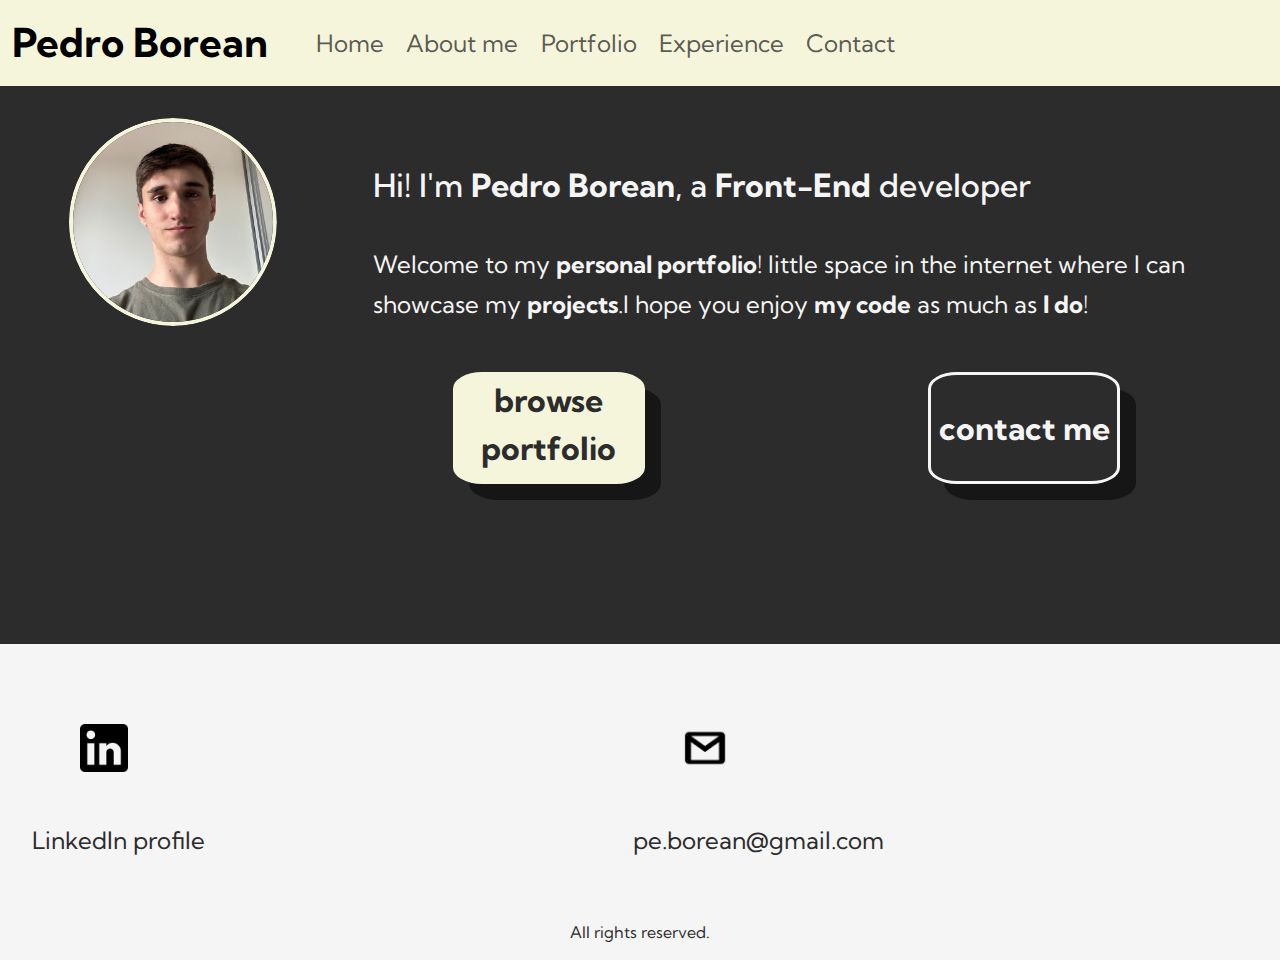
<file: index.html>
<!DOCTYPE html>
  <html lang="en">
  <head>
    <meta charset="UTF-8">
    <meta name="viewport" content="width=device-width, initial-scale=1.0">
    <meta name="description" content="Pedro Borean is a Front-End developer with a passion for creating dynamic, responsive web applications. Explore his portfolio to see projects built with HTML, CSS, and JavaScript, and connect with him to discuss collaboration opportunities.">

    <title>Pedro Borean</title>

    <!-- Link to bootstrap -->
    <link href="https://cdn.jsdelivr.net/npm/bootstrap@5.3.3/dist/css/bootstrap.min.css" rel="stylesheet" integrity="sha384-QWTKZyjpPEjISv5WaRU9OFeRpok6YctnYmDr5pNlyT2bRjXh0JMhjY6hW+ALEwIH" crossorigin="anonymous">

    <!-- Link to my css -->
    <link rel="stylesheet" href="./css/main.css">
    
    <!-- Link for font -->
    <link rel="preconnect" href="https://fonts.googleapis.com">
    <link rel="preconnect" href="https://fonts.gstatic.com" crossorigin>
    <link href="https://fonts.googleapis.com/css2?family=Kumbh+Sans:wght@100..900&display=swap" rel="stylesheet">
  </head>
  <body>

    <!-- Header -->
    <header>
        <nav class="navbar navbar-expand-lg" id="header-nav-bc">
            <div class="container-fluid">
              <a class="navbar-brand" href="./index.html" id="nav-tittle">Pedro Borean</a>
              <button class="navbar-toggler" type="button" data-bs-toggle="collapse" data-bs-target="#navbarText" aria-controls="navbarText" aria-expanded="false" aria-label="Toggle navigation">
                <span class="navbar-toggler-icon"></span>
              </button>
              <div class="collapse navbar-collapse" id="navbarText">
                <ul class="navbar-nav me-auto mb-2 mb-lg-0">
                  <li class="nav-item" id="nav-items-styles">
                    <a class="nav-link" id="nav-items-link" aria-current="page" href="./index.html">Home</a>
                  </li>
                  <li class="nav-item" id="nav-items-styles">
                    <a class="nav-link" id="nav-items-link" href="./pages/about-me.html">About me</a>
                  </li>
                  <li class="nav-item " id="nav-items-styles">
                    <a class="nav-link" id="nav-items-link" href="./pages/projects.html">Portfolio</a>
                  </li>
                  <li class="nav-item" id="nav-items-styles">
                    <a class="nav-link" id="nav-items-link"  href="./pages/experience.html">Experience</a>
                  </li>
                  <li class="nav-item"
                  id="nav-items-styles">
                    <a class="nav-link" id="nav-items-link" href="./pages/contact.html">Contact</a>
                  </li>
                </ul>
              </div>
            </div>
          </nav>
    </header>

    <main class="index-main">
        <!-- Top of page -->
        <div class="top-index-img-tittle">
            <img src="./img/foto-propia.png" alt="Pedro Borean's face photo" class="top-index-img">
            <h2 class="top-index-tittle">Hi! I'm <b>Pedro Borean</b>, a <b>Front-End </b>developer</h2>
        </div>

        <!-- Text section -->
        <section class="index-text-section">
          <h2 class="index-tittle-desktop">Hi! I'm <b>Pedro Borean</b>, a <b>Front-End</b> developer</h2>
            <div class="index-text-caption">
                <p>Welcome to my <b>personal portfolio</b>! little space in the internet where I can showcase my <b>projects</b>.I hope you enjoy <b>my code</b> as much as <b>I do</b>!</p>
            </div>

            <!-- Go to the "projects" page -->
            <div class="go-to-project-page">
                <a href="./pages/projects.html" class="go-to-project-page-text">
                   browse portfolio
                </a>
            </div>

            <!-- Go to contact page -->
            <div class="go-to-contact-page">
                    <a href="./pages/contact.html" class="go-to-contact-page-text"> contact me
                    </a>
            </div>
        </section>

    </main>

        <!-- Footer -->
    <footer>

            <!-- Linkedin link -->
            <div class="linkedin-image-link">
                <a href="https://www.linkedin.com/in/pedro-borean/">
                  <img src="./img/linkedin-logo.png" alt="Pedro's Linkedin profile" class="linkedin-image" id="linkedin-image">
                    <p>LinkedIn profile</p>
                </a>
            </div>

            <!-- Gmail link -->
            <div class="footer-mail-logo">
                  <img src="./img/gmail-logo.png" alt="mail logo" class="mail-logo" id="mail-logo">
                  <p>
                    pe.borean@gmail.com
                  </p>
            </div> 
          <p class="all-rights-reserved">All rights reserved.</p>
    </footer>
  </body>

  <!-- Link to Bootstrap JS -->
  <script src="https://cdn.jsdelivr.net/npm/bootstrap@5.3.3/dist/js/bootstrap.bundle.min.js" integrity="sha384-YvpcrYf0tY3lHB60NNkmXc5s9fDVZLESaAA55NDzOxhy9GkcIdslK1eN7N6jIeHz" crossorigin="anonymous"></script>
</html>
</file>
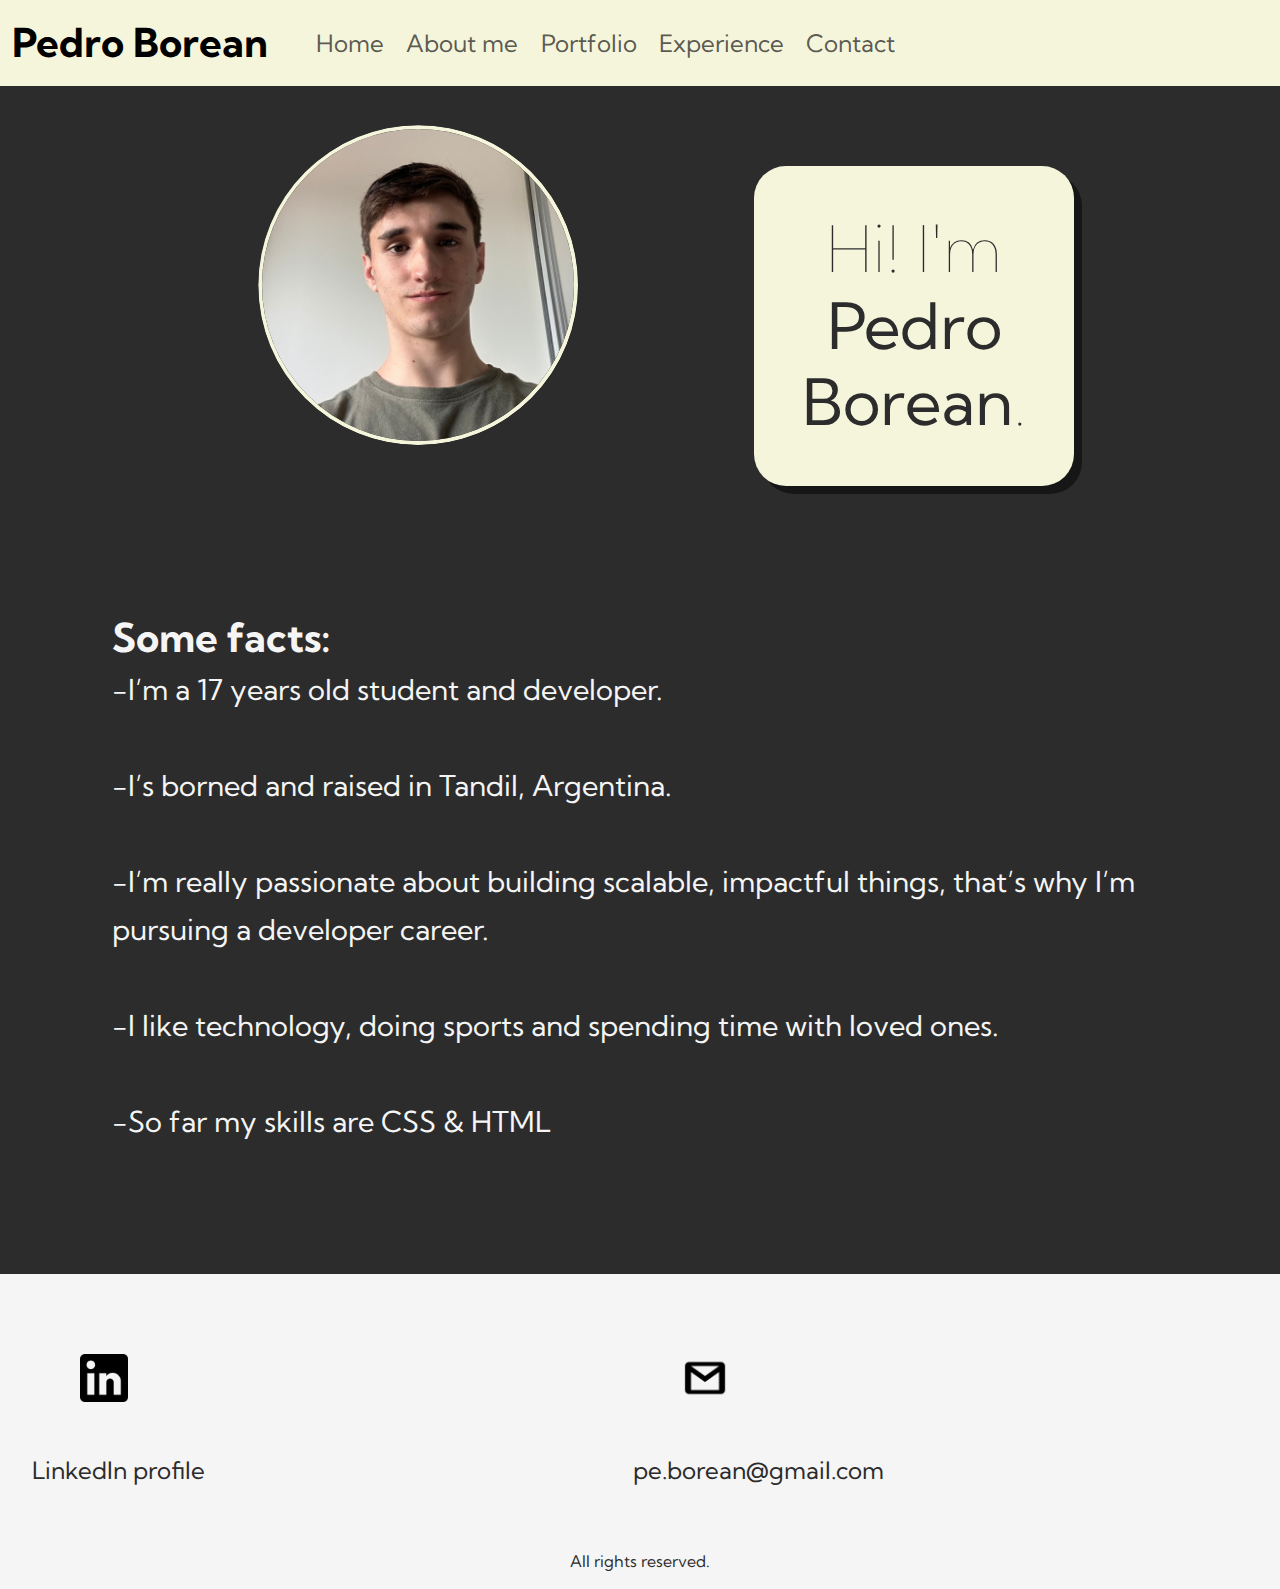
<file: pages/about-me.html>
<!DOCTYPE html>
  <html lang="en">
  <head>
    <meta charset="UTF-8">
    <meta name="viewport" content="width=device-width, initial-scale=1.0">
    <meta name="description" content="Learn more about Pedro Borean, a 17-year-old student and aspiring developer from Tandil, Argentina. Passionate about technology, Pedro is building a career in development with skills in HTML and CSS. Discover his journey and interests, including sports and spending time with loved ones.">

    <title>Pedro Borean - about me</title>

    <!-- Link to bootstrap -->
    <link href="https://cdn.jsdelivr.net/npm/bootstrap@5.3.3/dist/css/bootstrap.min.css" rel="stylesheet" integrity="sha384-QWTKZyjpPEjISv5WaRU9OFeRpok6YctnYmDr5pNlyT2bRjXh0JMhjY6hW+ALEwIH" crossorigin="anonymous">

    <!-- Link to my css -->
    <link rel="stylesheet" href="../css/main.css">
    
    <!-- Link for font -->
    <link rel="preconnect" href="https://fonts.googleapis.com">
    <link rel="preconnect" href="https://fonts.gstatic.com" crossorigin>
    <link href="https://fonts.googleapis.com/css2?family=Kumbh+Sans:wght@100..900&display=swap" rel="stylesheet">
  </head>
  <body>

    <!-- Header -->
    <header>
      <nav class="navbar navbar-expand-lg" id="header-nav-bc">
          <div class="container-fluid">
            <a class="navbar-brand" href="../index.html" id="nav-tittle">Pedro Borean</a>
            <button class="navbar-toggler" type="button" data-bs-toggle="collapse" data-bs-target="#navbarText" aria-controls="navbarText" aria-expanded="false" aria-label="Toggle navigation">
              <span class="navbar-toggler-icon"></span>
            </button>
            <div class="collapse navbar-collapse" id="navbarText">
              <ul class="navbar-nav me-auto mb-2 mb-lg-0">
                <li class="nav-item" id="nav-items-styles">
                  <a class="nav-link" id="nav-items-link" aria-current="page" href="../index.html">Home</a>
                </li>
                <li class="nav-item" id="nav-items-styles">
                  <a class="nav-link" id="nav-items-link" href="./about-me.html">About me</a>
                </li>
                <li class="nav-item " id="nav-items-styles">
                  <a class="nav-link" id="nav-items-link" href="./projects.html">Portfolio</a>
                </li>
                <li class="nav-item" id="nav-items-styles">
                  <a class="nav-link" id="nav-items-link"  href="./experience.html">Experience</a>
                </li>
                <li class="nav-item"
                id="nav-items-styles">
                  <a class="nav-link" id="nav-items-link" href="./contact.html">Contact</a>
                </li>
              </ul>
            </div>
          </div>
        </nav>
  </header>
    
    <main>
            
        <!-- Top of page -->
        <div class="about-me-page-img-tittle">
                <img src="../img/foto-propia.png" alt="Pedro Borean's face photo" class="about-me-page-img" id="about-me-page-img">
                <h1 class="about-me-page-tittle" id="about-me-page-tittle">Hi! I'm <b>Pedro Borean</b>.</h1>
            </div>

            <!-- Article -->
            <article class="about-me-page-text">
               <p>
                <b>Some facts:</b><br> 

                -I’m a 17 years old student and developer.<br>
                <br>
                -I’s borned and raised in Tandil, Argentina. <br>
                <br>
                -I’m really passionate about building scalable, impactful things, that’s why I’m pursuing a developer career.<br>
                <br>
                -I like technology, doing sports and spending time with loved ones.<br>
                <br>
                -So far my skills are CSS & HTML<br>
                </p>
            </article>
    </main>
        <!-- Footer -->
    <footer>

        <!-- Linkedin link -->
        <div class="linkedin-image-link">
            <a href="https://www.linkedin.com/in/pedro-borean/">
              <img src="../img/linkedin-logo.png" alt="Pedro's Linkedin profile" class="linkedin-image" id="linkedin-image">
                <p>LinkedIn profile</p>
            </a>
        </div>

        <!-- Gmail link -->
        <div class="footer-mail-logo">
          <a href="">
              <img src="../img/gmail-logo.png" alt="mail logo" class="mail-logo" id="mail-logo">
              <p>
                pe.borean@gmail.com
              </p>
          </a>
        </div>  
      <p class="all-rights-reserved">All rights reserved.</p>
    </footer>
</body>
<!-- Link to Bootstrap JS -->
<script src="https://cdn.jsdelivr.net/npm/bootstrap@5.3.3/dist/js/bootstrap.bundle.min.js" integrity="sha384-YvpcrYf0tY3lHB60NNkmXc5s9fDVZLESaAA55NDzOxhy9GkcIdslK1eN7N6jIeHz" crossorigin="anonymous"></script>
</html>
</file>
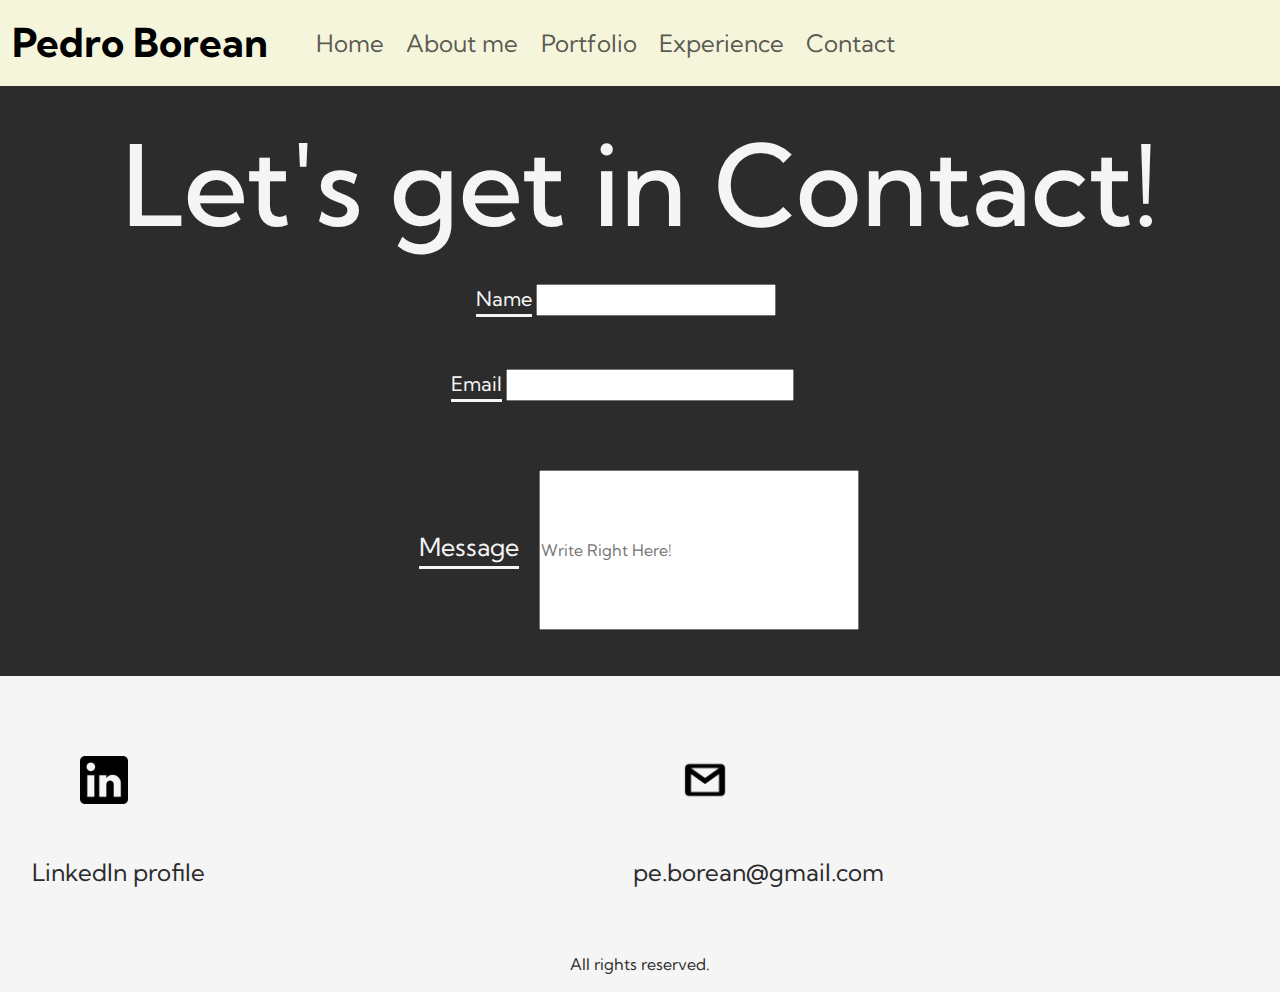
<file: pages/contact.html>
<!DOCTYPE html>
  <html lang="en">
  <head>
    <meta charset="UTF-8">
    <meta name="viewport" content="width=device-width, initial-scale=1.0">
    <meta name="description" content="Get in touch with Pedro Borean, a Front-End developer passionate about web development. Use the contact form to send your message or inquire about collaboration opportunities. Simply provide your name, email, and message to start the conversation.">

    <title>Pedro Borean - contact</title>
    <!-- Link to bootstrap -->

    <link href="https://cdn.jsdelivr.net/npm/bootstrap@5.3.3/dist/css/bootstrap.min.css" rel="stylesheet" integrity="sha384-QWTKZyjpPEjISv5WaRU9OFeRpok6YctnYmDr5pNlyT2bRjXh0JMhjY6hW+ALEwIH" crossorigin="anonymous">

    <!-- Link to my css -->
    <link rel="stylesheet" href="../css/main.css">
    
    <!-- Link for font -->
    <link rel="preconnect" href="https://fonts.googleapis.com">
    <link rel="preconnect" href="https://fonts.gstatic.com" crossorigin>

    <link href="https://fonts.googleapis.com/css2?family=Kumbh+Sans:wght@100..900&display=swap" rel="stylesheet">
  </head>
  <body>

    <!-- Header -->
    <header>
        <nav class="navbar navbar-expand-lg" id="header-nav-bc">
            <div class="container-fluid">
              <a class="navbar-brand" href="../index.html" id="nav-tittle">Pedro Borean</a>
              <button class="navbar-toggler" type="button" data-bs-toggle="collapse" data-bs-target="#navbarText" aria-controls="navbarText" aria-expanded="false" aria-label="Toggle navigation">
                <span class="navbar-toggler-icon"></span>
              </button>
              <div class="collapse navbar-collapse" id="navbarText">
                <ul class="navbar-nav me-auto mb-2 mb-lg-0">
                  <li class="nav-item" id="nav-items-styles">
                    <a class="nav-link" id="nav-items-link" aria-current="page" href="../index.html">Home</a>
                  </li>
                  <li class="nav-item" id="nav-items-styles">
                    <a class="nav-link" id="nav-items-link" href="./about-me.html">About me</a>
                  </li>
                  <li class="nav-item " id="nav-items-styles">
                    <a class="nav-link" id="nav-items-link" href="./projects.html">Portfolio</a>
                  </li>
                  <li class="nav-item" id="nav-items-styles">
                    <a class="nav-link" id="nav-items-link"  href="./experience.html">Experience</a>
                  </li>
                  <li class="nav-item"
                  id="nav-items-styles">
                    <a class="nav-link" id="nav-items-link" href="./contact.html">Contact</a>
                  </li>
                </ul>
              </div>
            </div>
          </nav>
    </header>


  <main>
    <!-- Form -->
    <section class="contact-page" id="contact-page">
        <h1 class="contact-tittle">Let's get in Contact!</h1>
        <form action="">

            <fieldset>
                <div class="name-email">
                    <div class="name-email name-div">
                        <label for="name" id="name" class="name-label">Name</label>
                        <input type="name" id="name" name="name" class="name-input"required>
                    </div>
                    <div class="name-email email-div">
                        <label for="email" id="email" class="email-label">Email</label>
                        <input type="email" id="email" name="email" class="email-input"required>
                    </div>
                </div>
                <div class="message-div">
                    <label for="message" id="message" class="message-label">Message</label>
                    <input type="message" id="message" name="message" required placeholder="Write Right Here!" class="message-input">
                </div>
            </fieldset>
        </form>
    </section>
  </main>

  <!-- Footer -->
  <footer>
    
      <!-- Linkedin link -->
      <div class="linkedin-image-link">
          <a href="https://www.linkedin.com/in/pedro-borean/">
            <img src="../img/linkedin-logo.png" alt="Pedro's Linkedin profile" class="linkedin-image" id="linkedin-image">
              <p>LinkedIn profile</p>
          </a>
      </div>

      <!-- Gmail link -->
      <div class="footer-mail-logo">
        <a href="">
            <img src="../img/gmail-logo.png" alt="mail logo" class="mail-logo" id="mail-logo" >
            <p>
              pe.borean@gmail.com
            </p>
        </a>
      </div>  
    
    <p class="all-rights-reserved">All rights reserved.</p>
  </footer>
</body>
<!-- Link to Bootstrap JS -->
<script src="https://cdn.jsdelivr.net/npm/bootstrap@5.3.3/dist/js/bootstrap.bundle.min.js" integrity="sha384-YvpcrYf0tY3lHB60NNkmXc5s9fDVZLESaAA55NDzOxhy9GkcIdslK1eN7N6jIeHz" crossorigin="anonymous"></script>
</html>
</file>
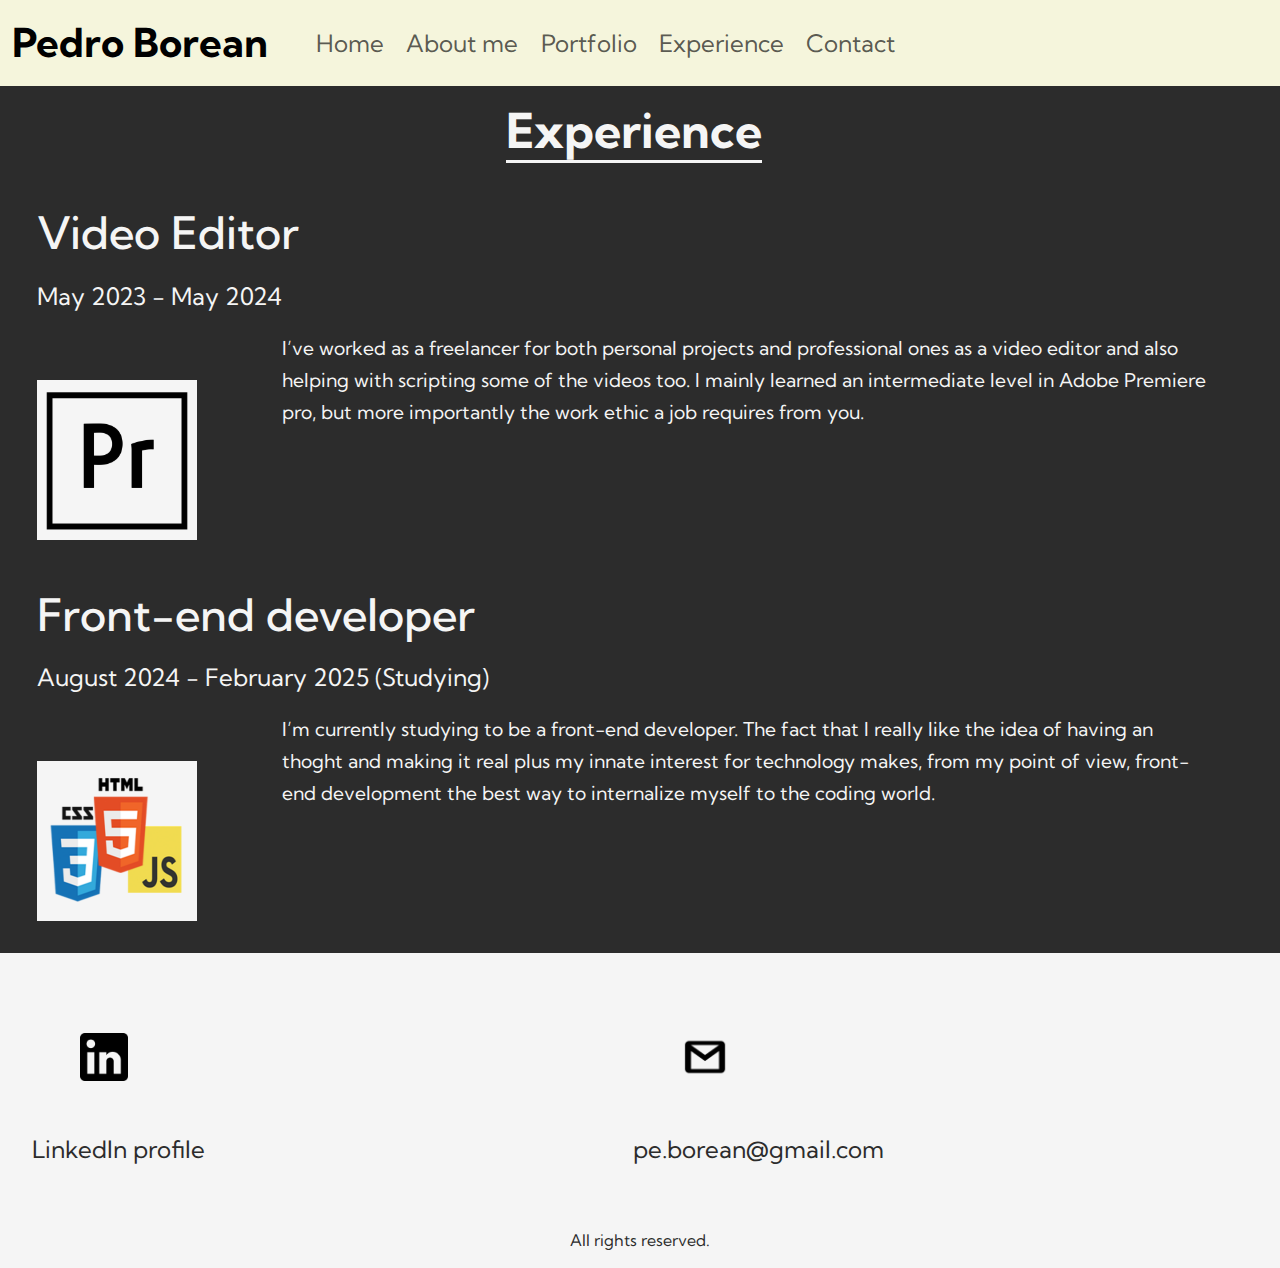
<file: pages/experience.html>
<!DOCTYPE html>
  <html lang="en">
  <head>
    <meta charset="UTF-8">
    <meta name="viewport" content="width=device-width, initial-scale=1.0">
    <meta name="description" content="Explore Pedro Borean's professional experience as a Video Editor and aspiring Front-End Developer. Discover his journey from freelancing in video editing, mastering Adobe Premiere Pro, to studying front-end development with a passion for technology and coding. Connect with him on LinkedIn to learn more.">
    <title>Pedro Borean - experience</title>
    <!-- Link to bootstrap -->
    <link href="https://cdn.jsdelivr.net/npm/bootstrap@5.3.3/dist/css/bootstrap.min.css" rel="stylesheet" integrity="sha384-QWTKZyjpPEjISv5WaRU9OFeRpok6YctnYmDr5pNlyT2bRjXh0JMhjY6hW+ALEwIH" crossorigin="anonymous">

    <!-- Link to my css -->
    <link rel="stylesheet" href="../css/main.css">
    
    <!-- Link for font -->
    <link rel="preconnect" href="https://fonts.googleapis.com">
    <link rel="preconnect" href="https://fonts.gstatic.com" crossorigin>
    <link href="https://fonts.googleapis.com/css2?family=Kumbh+Sans:wght@100..900&display=swap" rel="stylesheet">
  </head>
  <body>

    <!-- Header -->
    <header>
      <nav class="navbar navbar-expand-lg" id="header-nav-bc">
          <div class="container-fluid">
            <a class="navbar-brand" href="../index.html" id="nav-tittle">Pedro Borean</a>
            <button class="navbar-toggler" type="button" data-bs-toggle="collapse" data-bs-target="#navbarText" aria-controls="navbarText" aria-expanded="false" aria-label="Toggle navigation">
              <span class="navbar-toggler-icon"></span>
            </button>
            <div class="collapse navbar-collapse" id="navbarText">
              <ul class="navbar-nav me-auto mb-2 mb-lg-0">
                <li class="nav-item" id="nav-items-styles">
                  <a class="nav-link" id="nav-items-link" aria-current="page" href="../index.html">Home</a>
                </li>
                <li class="nav-item" id="nav-items-styles">
                  <a class="nav-link" id="nav-items-link" href="./about-me.html">About me</a>
                </li>
                <li class="nav-item " id="nav-items-styles">
                  <a class="nav-link" id="nav-items-link" href="./projects.html">Portfolio</a>
                </li>
                <li class="nav-item" id="nav-items-styles">
                  <a class="nav-link" id="nav-items-link"  href="./experience.html">Experience</a>
                </li>
                <li class="nav-item"
                id="nav-items-styles">
                  <a class="nav-link" id="nav-items-link" href="./contact.html">Contact</a>
                </li>
              </ul>
            </div>
          </div>
        </nav>
  </header>

    <main class="experience-page">
        <div>
            <h1 class="experience-page-tittle">
               <a href="./experience.html">
                Experience
            </h1>
        </div>

        <!-- Experience 1 -->
        <div class="experience-page-1">     
          <h3 class="experience-1-page-tittle" id="experience-1-page-tittle">
              Video Editor  
          </h3>
          <p>
            May 2023 - May 2024
          </p> 
          <img src="../img/premiere-logo.png" alt="Premiere pro logo" href="./pages/experience.html" class="experience-1-page-img">

          <div class="experience-1-page-text" id="experience-1-page-text">
            <p>
              I’ve worked as a freelancer for both personal projects and professional ones as a video editor and also helping with scripting some of the videos too. I mainly learned an intermediate level in Adobe Premiere pro, but more importantly the work ethic a job requires from you.
            </p>
          </div> 
        </div>

        <!-- Experience 2 -->
        <div class="experience-page-2">     
          <h3 class="experience-1-page-tittle"
          id="experience-1-page-tittle">
            Front-end developer   
          </h3>
          <p>
            August 2024 -  February 2025 (Studying)
          </p> 
          <img src="../img/front-end-tech.png" alt="Premiere pro logo" href="./pages/experience.html" class="experience-1-page-img">

          <div class="experience-1-page-text"
          id="experience-1-page-text">
            <p>
              I’m currently studying to be a front-end developer. The fact that I really like the idea of having an thoght and making it real plus my innate interest for technology makes, from my point of view, front-end development the best way to internalize myself to the coding world.
            </p>
          </div> 
        </div>
    </main>

    <!-- Footer -->
  <footer>

    <!-- Linkedin link -->
    <div class="linkedin-image-link">
        <a href="https://www.linkedin.com/in/pedro-borean/">
          <img src="../img/linkedin-logo.png" alt="Pedro's Linkedin profile" class="linkedin-image" id="linkedin-image">
            <p>LinkedIn profile</p>
        </a>
    </div>

    <!-- Gmail link -->
    <div class="footer-mail-logo">
      <a href="">
          <img src="../img/gmail-logo.png" alt="mail logo" class="mail-logo" id="mail-logo">
          <p>
            pe.borean@gmail.com
          </p>
      </a>
    </div>  
  
    <p class="all-rights-reserved">All rights reserved.</p>
  </footer>
</body>
<!-- Link to Bootstrap JS -->
<script src="https://cdn.jsdelivr.net/npm/bootstrap@5.3.3/dist/js/bootstrap.bundle.min.js" integrity="sha384-YvpcrYf0tY3lHB60NNkmXc5s9fDVZLESaAA55NDzOxhy9GkcIdslK1eN7N6jIeHz" crossorigin="anonymous"></script>
</html>
</file>
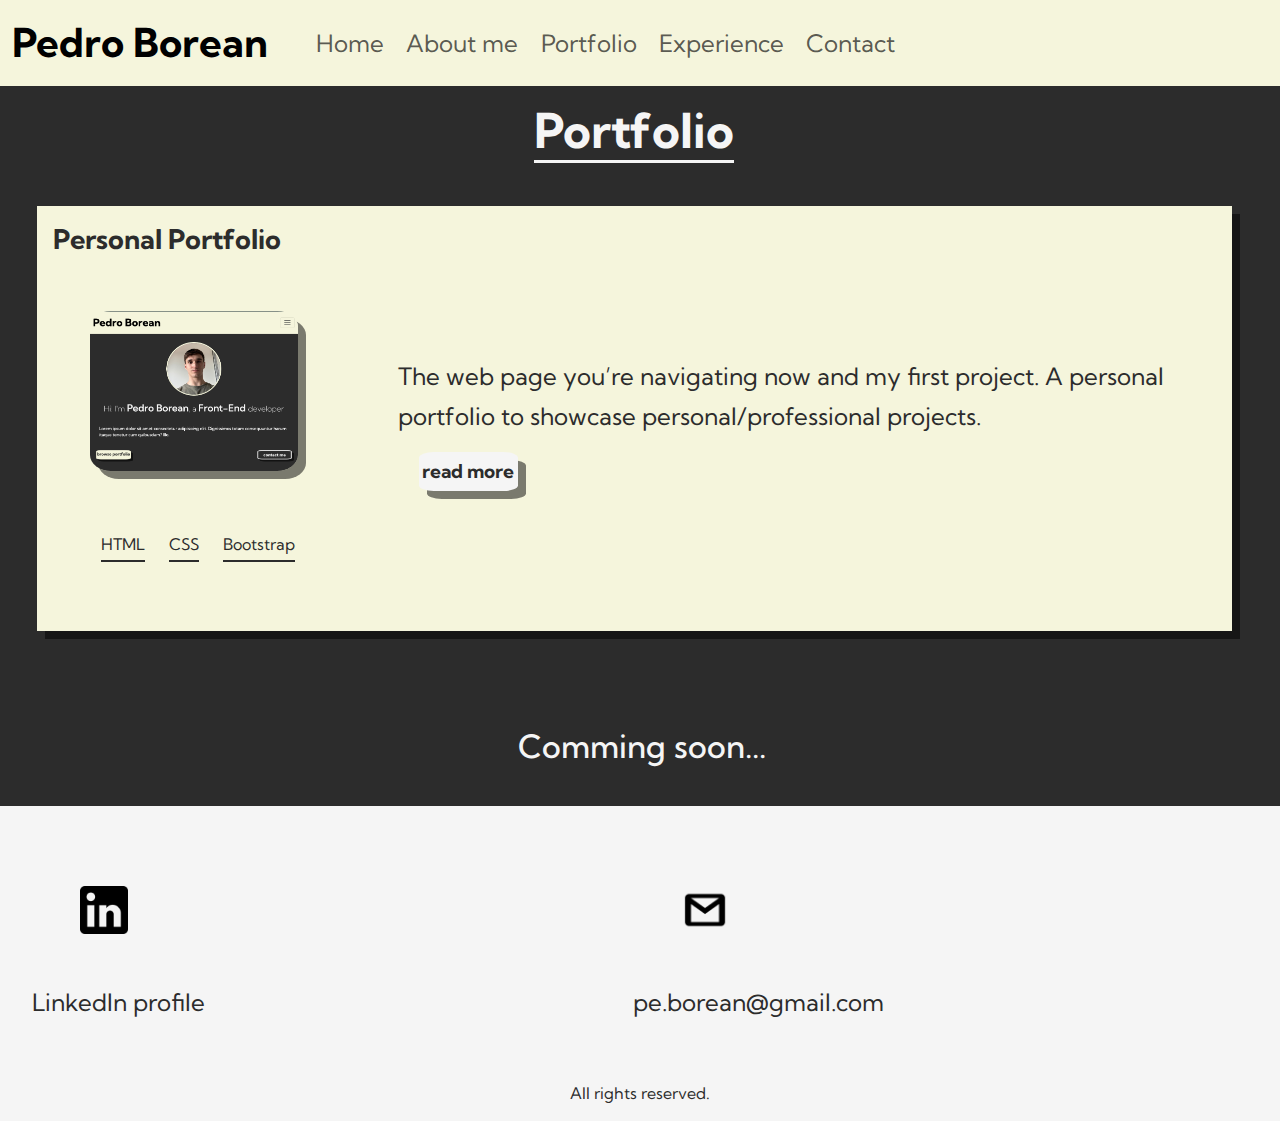
<file: pages/projects.html>
<!DOCTYPE html>
  <html lang="en">
  <head>
    <meta charset="UTF-8">
    <meta name="viewport" content="width=device-width, initial-scale=1.0">
    <meta name="description" content="Explore Pedro Borean's portfolio showcasing personal and professional projects. View his first project, a personal portfolio built with HTML, CSS, and Bootstrap, designed to demonstrate web development skills. Discover more upcoming projects and learn about his journey in front-end development.">
    <title>Pedro Borean - Portfolio</title>
    <!-- Link to bootstrap -->
    <link href="https://cdn.jsdelivr.net/npm/bootstrap@5.3.3/dist/css/bootstrap.min.css" rel="stylesheet" integrity="sha384-QWTKZyjpPEjISv5WaRU9OFeRpok6YctnYmDr5pNlyT2bRjXh0JMhjY6hW+ALEwIH" crossorigin="anonymous">

    <!-- Link to my css -->
    <link rel="stylesheet" href="../css/main.css">
    
    <!-- Link for font -->
    <link rel="preconnect" href="https://fonts.googleapis.com">
    <link rel="preconnect" href="https://fonts.gstatic.com" crossorigin>
    <link href="https://fonts.googleapis.com/css2?family=Kumbh+Sans:wght@100..900&display=swap" rel="stylesheet">
  </head>
  <body>

    <!-- Header -->
    <header>
        <nav class="navbar navbar-expand-lg" id="header-nav-bc">
            <div class="container-fluid">
              <a class="navbar-brand" href="../index.html" id="nav-tittle">Pedro Borean</a>
              <button class="navbar-toggler" type="button" data-bs-toggle="collapse" data-bs-target="#navbarText" aria-controls="navbarText" aria-expanded="false" aria-label="Toggle navigation">
                <span class="navbar-toggler-icon"></span>
              </button>
              <div class="collapse navbar-collapse" id="navbarText">
                <ul class="navbar-nav me-auto mb-2 mb-lg-0">
                  <li class="nav-item" id="nav-items-styles">
                    <a class="nav-link" id="nav-items-link" aria-current="page" href="../index.html">Home</a>
                  </li>
                  <li class="nav-item" id="nav-items-styles">
                    <a class="nav-link" id="nav-items-link" href="./about-me.html">About me</a>
                  </li>
                  <li class="nav-item " id="nav-items-styles">
                    <a class="nav-link" id="nav-items-link" href="./projects.html">Portfolio</a>
                  </li>
                  <li class="nav-item" id="nav-items-styles">
                    <a class="nav-link" id="nav-items-link"  href="./experience.html">Experience</a>
                  </li>
                  <li class="nav-item"
                  id="nav-items-styles">
                    <a class="nav-link" id="nav-items-link" href="./contact.html">Contact</a>
                  </li>
                </ul>
              </div>
            </div>
          </nav>
    </header>

  <main>
    <!-- Projets' section -->
    <section class="project-page">
        <div>
            <h1 class="project-page-tittle">
               <a href="./projects.html">
                Portfolio
               </a>
            </h1>
        </div>
        
      <div class="projects-cards">
        <!-- Project 1 -->
        <div class="project-1-page">
            <h3>
                <a href="./work-example.html" class="project-1-page-tittle">
                    Personal Portfolio
                </a>   
            </h3>
            <div class="project-1-page-img-tech">
                <a href="./work-example.html">
                    <img src="../img/mock-up-portfolio.png" alt="project 1's mockup" class="project-1-page-img">
                </a>
                <ul class="project-1-page-tech">
                    <li>HTML</li>
                    <li>CSS</li>
                    <li>Bootstrap</li>
                </ul>
            </div>
            <div class="project-1-page-text">
              <p>The web page you’re navigating now and my first project. A personal portfolio to showcase personal/professional projects.</p>
              <div class="project-1-page-go-to-project">
                <a href="./work-example.html" class="project-1-page-go-to-project-text">read more</a>
              </div>
          </div>
        </div>
        <h2>
          Comming soon...
        </h2>

      </div>
    </section>
  </main>

  <!-- Footer -->
  <footer>

      <!-- Linkedin link -->
      <div class="linkedin-image-link">
          <a href="https://www.linkedin.com/in/pedro-borean/">
            <img src="../img/linkedin-logo.png" alt="Pedro's Linkedin profile" class="linkedin-image" id="linkedin-image">
              <p>LinkedIn profile</p>
          </a>
      </div>

      <!-- Gmail link -->
      <div class="footer-mail-logo">
        <a href="">
            <img src="../img/gmail-logo.png" alt="mail logo" class="mail-logo" id="mail-logo">
            <p>
              pe.borean@gmail.com
            </p>
        </a>
      </div>  
    
    <p class="all-rights-reserved">All rights reserved.</p>
  </footer>
</body>
<!-- Link to Bootstrap JS -->
<script src="https://cdn.jsdelivr.net/npm/bootstrap@5.3.3/dist/js/bootstrap.bundle.min.js" integrity="sha384-YvpcrYf0tY3lHB60NNkmXc5s9fDVZLESaAA55NDzOxhy9GkcIdslK1eN7N6jIeHz" crossorigin="anonymous"></script>
</html>
</file>
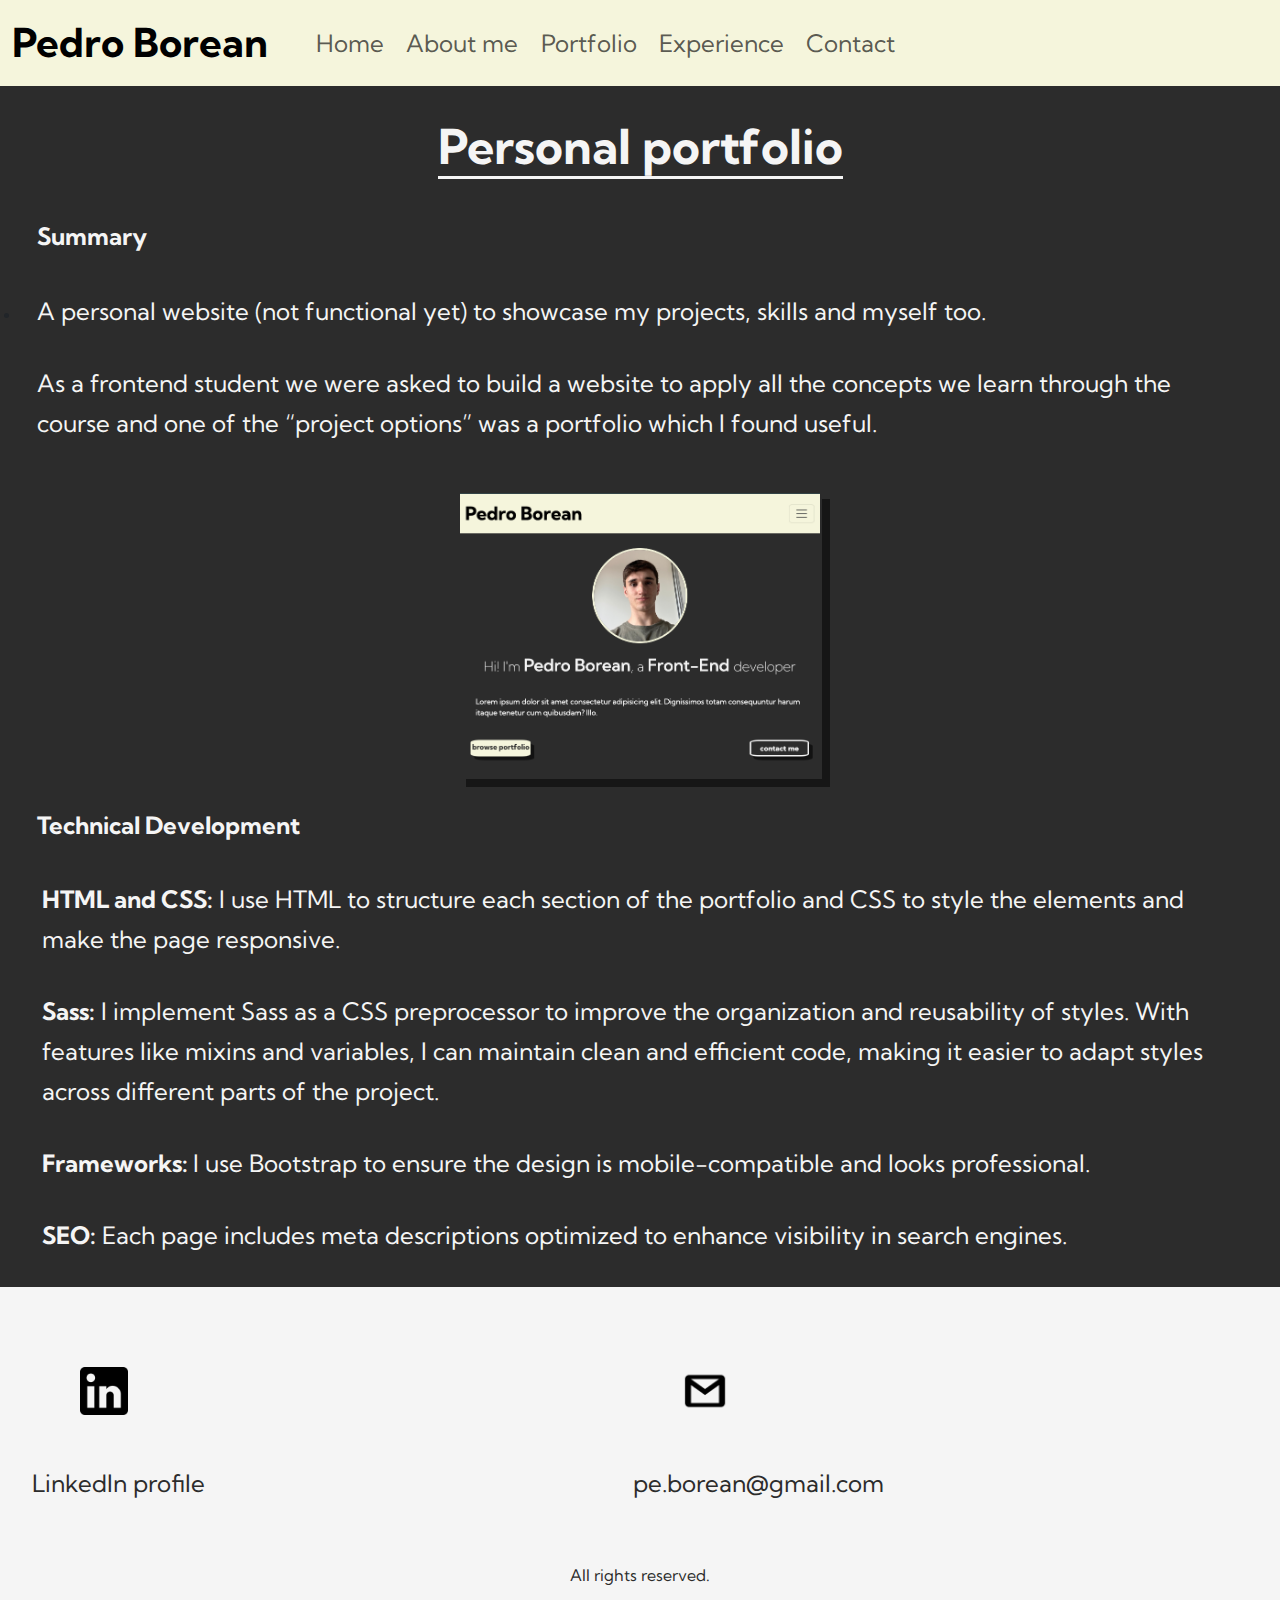
<file: pages/work-example.html>
<!DOCTYPE html>
  <html lang="en">
  <head>
    <meta charset="UTF-8">
    <meta name="viewport" content="width=device-width, initial-scale=1.0">
    <meta name="description" content="Explore Pedro Borean's personal portfolio, a website designed to showcase projects, skills, and technical expertise. Developed using HTML, CSS, Sass, and Bootstrap, this portfolio demonstrates responsive design and SEO optimization for better visibility in search engines.">

    <title>Pedro Borean - portfolio article</title>
    <!-- Link to bootstrap -->
    <link href="https://cdn.jsdelivr.net/npm/bootstrap@5.3.3/dist/css/bootstrap.min.css" rel="stylesheet" integrity="sha384-QWTKZyjpPEjISv5WaRU9OFeRpok6YctnYmDr5pNlyT2bRjXh0JMhjY6hW+ALEwIH" crossorigin="anonymous">

    <!-- Link to my css -->
    <link rel="stylesheet" href="../css/main.css">
    
    <!-- Link for font -->
    <link rel="preconnect" href="https://fonts.googleapis.com">
    <link rel="preconnect" href="https://fonts.gstatic.com" crossorigin>
    <link href="https://fonts.googleapis.com/css2?family=Kumbh+Sans:wght@100..900&display=swap" rel="stylesheet">
  </head>
  <body>

    <!-- Header -->
    <header>
        <nav class="navbar navbar-expand-lg" id="header-nav-bc">
            <div class="container-fluid">
              <a class="navbar-brand" href="../index.html" id="nav-tittle">Pedro Borean</a>
              <button class="navbar-toggler" type="button" data-bs-toggle="collapse" data-bs-target="#navbarText" aria-controls="navbarText" aria-expanded="false" aria-label="Toggle navigation">
                <span class="navbar-toggler-icon"></span>
              </button>
              <div class="collapse navbar-collapse" id="navbarText">
                <ul class="navbar-nav me-auto mb-2 mb-lg-0">
                  <li class="nav-item" id="nav-items-styles">
                    <a class="nav-link" id="nav-items-link" aria-current="page" href="../index.html">Home</a>
                  </li>
                  <li class="nav-item" id="nav-items-styles">
                    <a class="nav-link" id="nav-items-link" href="./about-me.html">About me</a>
                  </li>
                  <li class="nav-item " id="nav-items-styles">
                    <a class="nav-link" id="nav-items-link" href="./projects.html">Portfolio</a>
                  </li>
                  <li class="nav-item" id="nav-items-styles">
                    <a class="nav-link" id="nav-items-link"  href="./experience.html">Experience</a>
                  </li>
                  <li class="nav-item"
                  id="nav-items-styles">
                    <a class="nav-link" id="nav-items-link" href="./contact.html">Contact</a>
                  </li>
                </ul>
              </div>
            </div>
          </nav>
    </header>

  <main>
    <article class="work-example-page">
        <h1 class="project-example-page-tittle">
          Personal portfolio
        </h1>
        <div>
            <h2 class="project-example-page-subheading">Summary</h2>
            <summary class="project-example-page-text">
                <p>A personal website (not functional yet) to showcase my projects, skills and myself too.</p>
                <p>As a frontend student we were asked to build a website to apply all the concepts we learn through the course and one of the “project options” was a portfolio which I found useful.</p>
            </summary>
        </div>
        <img src="../img/mock-up-portfolio.png" alt="mockup of the example project" class="project-example-page-img">
        <div>
            <h2 class="project-example-page-subheading">Technical Development</h2>
            <div class="project-example-page-text">
                <p><b>HTML and CSS:</b> I use HTML to structure each section of the portfolio and CSS to style the elements and make the page responsive.</p>
                <p><b>Sass:</b> I implement Sass as a CSS preprocessor to improve the organization and reusability of styles. With features like mixins and variables, I can maintain clean and efficient code, making it easier to adapt styles across different parts of the project.</p>
                <p><b>Frameworks: </b>I use Bootstrap to ensure the design is mobile-compatible and looks professional.
                </p>
                <p><b>SEO:</b> Each page includes meta descriptions optimized to enhance visibility in search engines.</p>
            </div>
        </div>
    </article>
  </main>

  <!-- Footer -->
  <footer>

      <!-- Linkedin link -->
      <div class="linkedin-image-link">
          <a href="https://www.linkedin.com/in/pedro-borean/">
            <img src="../img/linkedin-logo.png" alt="Pedro's Linkedin profile" class="linkedin-image" id="linkedin-image">
              <p>LinkedIn profile</p>
          </a>
      </div>

      <!-- Gmail link -->
      <div class="footer-mail-logo">
        <a href="">
            <img src="../img/gmail-logo.png" alt="mail logo" class="mail-logo" id="mail-logo">
            <p>
              pe.borean@gmail.com
            </p>
        </a>
      </div>  
    
    <p class="all-rights-reserved">All rights reserved.</p>
  </footer>
</body>
<!-- Link to Bootstrap JS -->
<script src="https://cdn.jsdelivr.net/npm/bootstrap@5.3.3/dist/js/bootstrap.bundle.min.js" integrity="sha384-YvpcrYf0tY3lHB60NNkmXc5s9fDVZLESaAA55NDzOxhy9GkcIdslK1eN7N6jIeHz" crossorigin="anonymous"></script>
</html>
</file>
<file: css/main.css>
* {
  margin: 0;
  padding: 0;
  box-sizing: border-box;
  font-family: "Kumbh Sans";
}

/* Quiting every <a> underline */
a {
  text-decoration: none;
}

/* Header's styles */
header {
  background-color: #F5F5DC;
  color: #2C2C2C;
  /* Taking out the text's colors */
  /* Tittle's styles */
}
header a {
  color: #2C2C2C;
}
header #nav-tittle {
  font-family: "Kumbh Sans";
  font-weight: bolder;
}
header div ul #nav-items-styles:hover {
  display: inline-block;
  background-color: #2C2C2C;
  width: fit-content;
  height: fit-content;
  border-radius: 0.5rem;
  /* Item's links styles */
}
header div ul #nav-items-styles:hover #nav-items-link:hover {
  display: inline-block;
  color: whitesmoke;
}

/* Main's styles */
main {
  background-color: #2C2C2C;
}
main a {
  color: whitesmoke;
}

/* Footer */
footer {
  background-color: whitesmoke;
  color: #2C2C2C;
  height: fit-content;
  display: grid;
  grid-template-areas: "link mail" "arr arr";
  /* text black */
  /* LinkedIn's image + link */
  /* Mail + Logo */
}
footer a {
  color: #2C2C2C;
}
footer .linkedin-image-link {
  grid-area: link;
  margin-top: 2rem;
  margin-left: 2rem;
  width: fit-content;
  /* LinkedIn's image */
}
footer .linkedin-image-link .linkedin-image {
  height: 1.2rem;
}
footer .footer-mail-logo {
  grid-area: mail;
  width: fit-content;
  margin-top: 2rem;
  margin-left: 2rem;
  /* Mail logo */
}
footer .footer-mail-logo .mail-logo {
  height: 1rem;
}
footer .all-rights-reserved {
  grid-area: arr;
  display: block;
  text-align: center;
}

/* Home */
.index-main {
  height: 100%;
  background-color: #2C2C2C;
  color: whitesmoke;
  /* Top of page */
  /* Text section */
}
.index-main .top-index-img-tittle {
  display: flex;
  flex-direction: column;
  align-items: center;
  justify-content: center;
  /* Img */
  /* Tittle */
}
.index-main .top-index-img-tittle .top-index-img {
  clip-path: circle(50% at 50% 50%);
  height: 13rem;
  margin-top: 2rem;
  border-radius: 50%;
  border: 0.25rem solid #F5F5DC;
}
.index-main .top-index-img-tittle .top-index-tittle {
  margin: 2rem 1.2rem 0 1.2rem;
  font-size: 1.8rem;
  text-align: center;
  line-height: 2rem;
  font-weight: 100;
  /*bolder tittle*/
}
.index-main .top-index-img-tittle .top-index-tittle b {
  font-size: 2.3rem;
  font-weight: 500;
}
.index-main .index-text-section {
  display: grid;
  grid-template-areas: "caption caption caption" "portfolio none contact";
  /* Desktop tittle */
  /* Caption */
  /* Go to the "projects" page */
  /* Go to contact page */
}
.index-main .index-text-section .index-tittle-desktop {
  display: none;
}
.index-main .index-text-section .index-text-caption {
  margin: 3rem 2.2rem 2rem 2.2rem;
  grid-area: caption;
  line-height: 1.5rem;
  text-align: center;
}
.index-main .index-text-section .go-to-project-page {
  background-color: #F5F5DC;
  margin: 0 0 3rem 1.5rem;
  padding: 0.2rem;
  border-radius: 15%;
  box-shadow: 0.5rem 0.5rem rgba(0, 0, 0, 0.5);
  grid-area: portfolio;
  height: 2rem;
  width: 9rem;
  text-align: center;
}
.index-main .index-text-section .go-to-project-page .go-to-project-page-text {
  color: #2C2C2C;
  font-weight: 700;
}
.index-main .index-text-section .go-to-project-page:hover {
  transition: 600ms;
  box-shadow: 0 0 0 0.5rem rgba(0, 0, 0, 0.5);
  transform: scale(1.08);
  text-align: center;
}
.index-main .index-text-section .go-to-contact-page {
  color: whitesmoke;
  padding: 0.2rem;
  border-radius: 15%;
  margin-right: 1.5rem;
  border: solid whitesmoke 0.2rem;
  grid-area: contact;
  box-shadow: 0.5rem 0.5rem rgba(0, 0, 0, 0.5);
  height: 2rem;
  width: 9rem;
  text-align: center;
  align-content: center;
}
.index-main .index-text-section .go-to-contact-page .go-to-contact-page-text {
  color: whitesmoke;
  font-weight: 700;
}
.index-main .index-text-section .go-to-contact-page:hover {
  transition: 600ms;
  box-shadow: 0 0 0 0.5rem rgba(0, 0, 0, 0.5);
  transform: scale(1.08);
  background-color: whitesmoke;
  border: #2C2C2C;
  color: #2C2C2C;
  text-align: center;
}
.index-main .index-text-section .go-to-contact-page:hover .go-to-contact-page-text {
  color: #2C2C2C;
}

/* Top of the page */
.about-me-page-img-tittle {
  display: flex;
  flex-direction: column;
  align-items: center;
  justify-content: center;
  /* Img */
  /* Tittle */
}
.about-me-page-img-tittle .about-me-page-img {
  clip-path: circle(50% at 50% 50%);
  height: 10rem;
  width: 10rem;
  margin: 0.9rem;
  box-shadow: 0.5rem 0.5rem rgba(0, 0, 0, 0.5);
}
.about-me-page-img-tittle .about-me-page-tittle {
  margin: 1rem;
  font-size: 4rem;
  font-weight: lighter;
  background-color: #F5F5DC;
  color: #2C2C2C;
  border-radius: 10%;
  width: 15rem;
  text-align: center;
  box-shadow: 0.5rem 0.5rem rgba(0, 0, 0, 0.5);
  /* Bolder */
}
.about-me-page-img-tittle .about-me-page-tittle b {
  font-weight: bolder;
}

/* Text */
.about-me-page-text {
  line-height: 3rem;
  margin: 2rem 2rem 0 2rem;
  padding-bottom: 2rem;
  font-size: x-large;
  font-stretch: extra-condensed;
  color: whitesmoke;
  background-color: #2C2C2C;
}
.about-me-page-text p {
  margin-bottom: 3rem;
}
.about-me-page-text p b {
  font-weight: bold;
}

/* Project's Page */
.project-page {
  display: flex;
  flex-direction: column;
  align-items: center;
}

/* Project page's styles */
.project-page-tittle {
  font-size: 3rem;
  margin-top: 1rem;
  margin-bottom: 1.7rem;
  border-bottom: solid whitesmoke;
  font-weight: bolder;
  color: whitesmoke;
}

.projects-cards {
  display: flex;
  flex-direction: column;
  align-items: center;
  justify-content: center;
  gap: 3rem;
}

.project-1-page {
  /* Proyect styles */
  margin: 1rem;
  margin-bottom: 3rem;
  padding: 1rem;
  display: flex;
  flex-direction: column;
  align-items: center;
  justify-content: center;
  background-color: #F5F5DC;
  color: #2C2C2C;
  box-shadow: 0.5rem 0.5rem rgba(0, 0, 0, 0.5);
  /* tittle */
  /* tech list */
}
.project-1-page .project-1-page-tittle {
  color: #2C2C2C;
  margin-bottom: 1rem;
  font-size: 1.7rem;
  font-weight: bold;
}
.project-1-page a {
  align-items: center;
  /* Img's style */
}
.project-1-page a .project-1-page-img {
  width: 10rem;
  height: 8rem;
  border-radius: 10%;
  box-shadow: 0.5rem 0.5rem rgba(0, 0, 0, 0.5);
  grid-area: img;
  margin-left: 1rem;
}
.project-1-page ul {
  margin-top: 0.25rem;
  padding: 5px;
  list-style: none;
  display: flex;
  flex-wrap: nowrap;
  flex-direction: row;
  gap: 1.5rem;
  font-size: 1rem;
  /* tech list items */
}
.project-1-page ul li {
  border-bottom: solid #2C2C2C;
  border-width: 2px;
}
.project-1-page div {
  /* text */
  grid-area: text;
  line-height: 45px;
  font-size: 1rem;
  /* go to project button */
}
.project-1-page div div {
  display: inline-block;
  align-content: right;
  background-color: whitesmoke;
  padding: 0.2rem;
  border-radius: 15%;
  box-shadow: 0.5rem 0.5rem rgba(0, 0, 0, 0.5);
  /* go to project button, text */
}
.project-1-page div div a {
  color: #2C2C2C;
  font-weight: 700;
}
.project-1-page .project-1-page-go-to-project:hover {
  transition: 600ms;
  box-shadow: 0 0 0 0.5rem rgba(0, 0, 0, 0.5);
  transform: scale(1.08);
}

h2 {
  color: whitesmoke;
  padding-bottom: 2rem;
}

/* Experience page's styles */
.experience-page {
  display: flex;
  flex-direction: column;
  align-items: center;
  justify-content: center;
}

/* Experience section */
.experience-page-tittle {
  font-size: 3rem;
  margin-top: 1rem;
  margin-bottom: 1.7rem;
  border-bottom: solid whitesmoke;
  font-weight: bolder;
  color: whitesmoke;
}

/* Experience 1 */
.experience-page-1 {
  display: grid;
  grid-template-areas: "tittle tittle" "caption caption" "img text";
  /* tittle */
  /* Img */
  /* text */
}
.experience-page-1 h3 {
  grid-area: tittle;
  font-size: 2rem;
  margin: 1rem 0 1rem 1rem;
  margin-bottom: 1rem;
  color: whitesmoke;
}
.experience-page-1 p {
  grid-area: caption;
  margin-left: 1rem;
}
.experience-page-1 img {
  grid-area: img;
  width: 5rem;
  height: 5rem;
  background-color: whitesmoke;
  margin-left: 1rem;
}
.experience-page-1 div p {
  grid-area: text;
  margin-left: 1rem;
  margin-right: 0.5rem;
  text-align: top;
  line-height: 25px;
  font-size: 1rem;
  color: whitesmoke;
}

/* Experience 2 */
.experience-page-2 {
  display: grid;
  grid-template-areas: "tittle tittle" "caption caption" "img text";
  /* tittle */
  /* Img */
  /* text */
}
.experience-page-2 h3 {
  grid-area: tittle;
  font-size: 2rem;
  margin: 1rem 0 1rem 1rem;
  margin-bottom: 1rem;
  color: whitesmoke;
}
.experience-page-2 p {
  grid-area: caption;
  margin-left: 1rem;
}
.experience-page-2 img {
  grid-area: img;
  width: 5rem;
  height: 5rem;
  background-color: whitesmoke;
  margin-left: 1rem;
  height: fit-content;
}
.experience-page-2 div p {
  grid-area: text;
  margin-left: 1rem;
  margin-right: 0.5rem;
  text-align: top;
  line-height: 25px;
  font-size: 1rem;
  color: whitesmoke;
}

/* Contact Page */
.contact-page {
  display: grid;
  grid-template-areas: "tittle " "name" "email" "message";
  /* tittle */
  /* fieldset */
}
.contact-page .contact-tittle {
  grid-area: tittle;
  font-size: 4rem;
  margin: 2rem;
  color: whitesmoke;
}
.contact-page fieldset {
  margin-bottom: 30px;
  display: flex;
  flex-direction: column;
  justify-content: space-around;
  /* Name + Email */
  /* Message */
}
.contact-page fieldset .name-email {
  justify-content: left;
  gap: 1rem;
  /* Name */
  /* Email */
}
.contact-page fieldset .name-email .name-div {
  grid-area: name;
  margin-left: 1rem;
}
.contact-page fieldset .name-email .name-div .name-label {
  display: inline-block;
  font-size: 20px;
  margin-bottom: 20px;
  border-bottom: solid whitesmoke;
  color: whitesmoke;
}
.contact-page fieldset .name-email .name-div .name-input {
  height: 2rem;
  width: 15rem;
}
.contact-page fieldset .name-email .email-div {
  grid-area: email;
  margin-left: 1rem;
}
.contact-page fieldset .name-email .email-div .email-label {
  display: inline-block;
  font-size: 20px;
  margin-bottom: 20px;
  border-bottom: solid whitesmoke;
  color: whitesmoke;
}
.contact-page fieldset .name-email .email-div .email-input {
  height: 2rem;
  width: 18rem;
  margin-right: 0.5rem;
}
.contact-page fieldset .message-div {
  grid-area: message;
}
.contact-page fieldset .message-div .message-label {
  display: inline-block;
  font-size: 25px;
  border-bottom: solid whitesmoke;
  margin-left: 25px;
  color: whitesmoke;
}
.contact-page fieldset .message-div .message-input {
  height: 10rem;
  width: 20rem;
  margin: 1rem;
}

article {
  display: flex;
  flex-direction: column;
  align-items: center;
  /* tittle */
  /* subheadings */
}
article h1 {
  font-size: 3rem;
  margin-top: 1rem;
  margin-bottom: 1.7rem;
  border-bottom: solid whitesmoke;
  font-weight: bolder;
  color: whitesmoke;
  margin-top: 2rem;
}
article h2 {
  font-size: 1.5rem;
  margin-left: 1rem;
  margin-top: 1rem;
  font-weight: bolder;
}
article summary p {
  line-height: 25px;
  font-size: 1rem;
  font-stretch: extra-condensed;
  color: whitesmoke;
  text-align: left;
  margin-top: 0.1rem;
  margin-left: 1rem;
}
article img {
  margin: 1rem;
  margin-top: 1rem;
  box-shadow: 0.5rem 0.5rem rgba(0, 0, 0, 0.5);
  height: 18rem;
  border: #2C2C2C 2px solid;
}
article div h2 {
  margin-left: 1rem;
}
article div p {
  color: whitesmoke;
  margin-top: 0.1rem;
  padding-bottom: 1rem;
}

@media screen and (min-width: 600px) {
  /* Header styles */
  /* tittle */
  #nav-tittle {
    font-size: 2.5rem;
  }
  /* items */
  #nav-items-styles {
    font-size: 1.5rem;
    padding: 0.2rem;
  }
  /* Footer */
  /* linkedin img + txt */
  .linkedin-image-link {
    margin: 0;
    font-size: 1rem;
    margin-left: 2rem;
    margin-top: 2rem;
    /* img */
  }
  .linkedin-image-link #linkedin-image {
    display: inline-block;
    height: 3rem;
  }
  /* Mail */
  .footer-mail-logo {
    margin: 0;
    font-size: 1rem;
    margin-bottom: 2.7rem;
    margin-left: 2rem;
  }
  .footer-mail-logo #mail-logo {
    height: 3rem;
  }
}
@media screen and (min-width: 600px) {
  .index-main {
    display: flex;
    flex-direction: column;
    align-items: center;
    justify-content: center;
    gap: 2rem;
    /* Img */
    /* tittle desabled */
  }
  .index-main .top-index-img {
    height: 20rem;
    margin-right: 2rem;
    margin-top: 3rem;
  }
  .index-main .top-index-tittle {
    font-size: 5rem;
    line-height: 5rem;
  }
  .index-main .top-index-tittle b {
    font-size: 5rem;
  }
  .index-main .index-text-section {
    display: grid;
    grid-template-areas: "caption caption caption" "portfolio none contact";
    /* Desktop tittle */
    /* Caption */
    /* Go to the "projects" page */
    /* Go to contact page */
  }
  .index-main .index-text-section .index-tittle-desktop {
    display: none;
  }
  .index-main .index-text-section .index-text-caption {
    margin-top: 0;
    font-size: 1.6rem;
    line-height: 2.3rem;
    grid-area: caption;
  }
  .index-main .index-text-section .go-to-project-page {
    font-size: 2rem;
    margin-right: 4rem;
    margin-left: 5rem;
    box-shadow: 1rem 1rem rgba(0, 0, 0, 0.5);
    grid-area: portfolio;
    height: 7rem;
    width: 12rem;
  }
  .index-main .index-text-section .go-to-contact-page {
    grid-area: contact;
    box-shadow: 1rem 1rem rgba(0, 0, 0, 0.5);
    height: 7rem;
    width: 12rem;
    font-size: 2rem;
    margin-right: 5rem;
  }
}
@media screen and (min-width: 600px) {
  /* Img */
  #about-me-page-img {
    height: 20rem;
    width: 20rem;
    margin-bottom: 2rem;
    border-radius: 50%;
    border: 0.25rem solid #F5F5DC;
  }
  /* Tittle */
  .about-me-page-tittle {
    width: 30rem;
    font-size: 7rem;
    box-shadow: 2rem 2rem rgba(0, 0, 0, 0.5);
    /* Bolder */
  }
  .about-me-page-tittle b {
    font-weight: bolder;
  }
  /* Text */
  .about-me-page-text {
    font-size: 1.6rem;
    line-height: 3rem;
    padding: 5rem;
    text-align: left;
  }
  .about-me-page-text b {
    font-size: 2rem;
  }
}
@media screen and (min-width: 600px) {
  div {
    margin: 0 2rem 0 1.3rem;
  }
  div #experience-1-page-tittle {
    font-size: 2.8rem;
  }
  div .experience-1-page-img {
    height: 10rem;
    width: 10rem;
    margin-bottom: 2rem;
  }
  #experience-1-page-text p {
    font-size: 1.2rem;
    line-height: 2rem;
  }
}
@media screen and (min-width: 600px) {
  /* Contact Page */
  .contact-page {
    display: flex;
    flex-direction: column;
    align-items: center;
    justify-content: center;
    text-align: center;
    /* tittle */
    /* Name */
    /* Email */
    /* Message */
  }
  .contact-page .contact-tittle {
    font-size: 7rem;
  }
  .contact-page .name-div .name-label {
    font-size: 1.7rem;
  }
  .contact-page .name-div .name-input {
    width: 50rem;
    height: 3rem;
  }
  .contact-page .email-div {
    margin-top: 2rem;
  }
  .contact-page .email-div .email-label {
    font-size: 1.7rem;
  }
  .contact-page .email-div .email-input {
    width: 50rem;
    height: 3rem;
  }
  .contact-page .message-div {
    margin-top: 2rem;
  }
  .contact-page .message-div .message-label {
    font-size: 1.7rem;
  }
  .contact-page .message-div .message-input {
    width: 50rem;
    margin: 1rem;
  }
}
@media screen and (min-width: 600px) {
  /* subheadings */
  h2 {
    font-size: 2rem;
  }
  .project-example-page-text p {
    line-height: 40px;
    font-size: 1.5rem;
  }
  img {
    margin: 3rem;
    height: 25rem;
  }
  div h2 {
    margin-left: 1rem;
  }
  div p {
    line-height: 40px;
    font-size: 1.5rem;
  }
}
@media screen and (min-width: 1024px) {
  .index-main {
    display: grid;
    grid-template-areas: "img text text" "img text text";
    /* tablet and mobile tittle */
  }
  .index-main .top-index-tittle {
    display: none;
  }
  .index-main .index-text-section {
    grid-area: text;
    grid-template-areas: "tittle tittle tittle" "caption caption caption" "portfolio none contact";
    /* Tittle */
    /* Caption */
    /* Go to the "projects" page */
    /* Go to contact page */
  }
  .index-main .index-text-section .index-tittle-desktop {
    display: inline-block;
    grid-area: tittle;
    margin-top: 5rem;
  }
  .index-main .index-text-section .index-text-caption {
    text-align: left;
    margin-left: 0;
    line-height: 45px;
  }
  .index-main .index-text-section .go-to-project-page {
    margin-right: 0;
  }
  .index-main .index-text-section .go-to-contact-page {
    margin-right: 10rem;
    margin-bottom: 10rem;
  }
}
@media screen and (min-width: 1024px) {
  /* Top of the page */
  .about-me-page-img-tittle {
    display: flex;
    flex-direction: row;
    align-content: center;
    /* Img */
    /* Tittle */
  }
  .about-me-page-img-tittle .about-me-page-img {
    margin-right: 10rem;
    margin-left: 5rem;
    height: 20rem;
    width: 20rem;
  }
  .about-me-page-img-tittle .about-me-page-tittle {
    margin-top: 5rem;
    height: 20rem;
    width: 20rem;
    align-content: center;
  }
  /* Text */
  .about-me-page-text {
    font-size: 1.8rem;
    line-height: 3rem;
    padding: 5rem;
    text-align: left;
  }
  .about-me-page-text b {
    font-size: 2.5rem;
  }
}
@media screen and (min-width: 1024px) {
  .project-1-page {
    display: grid;
    grid-template-areas: "tittle tittle" "img caption";
    /* tittle */
  }
  .project-1-page .project-1-page-tittle {
    grid-area: tittle;
  }
  .project-1-page .project-1-page-img-tech {
    grid-area: img;
    /* tech list */
  }
  .project-1-page .project-1-page-img-tech .project-1-page-img {
    height: 10rem;
    width: 13rem;
    margin-top: 3rem;
  }
  .project-1-page .project-1-page-img-tech ul {
    margin-left: 1.4rem;
  }
  .project-1-page div {
    grid-area: caption;
    /* text */
    font-size: 1.2rem;
    line-height: 2rem;
    padding-bottom: 2rem;
  }
  .project-1-page div a {
    grid-area: caption;
  }
}

/*# sourceMappingURL=main.css.map */
</file>
